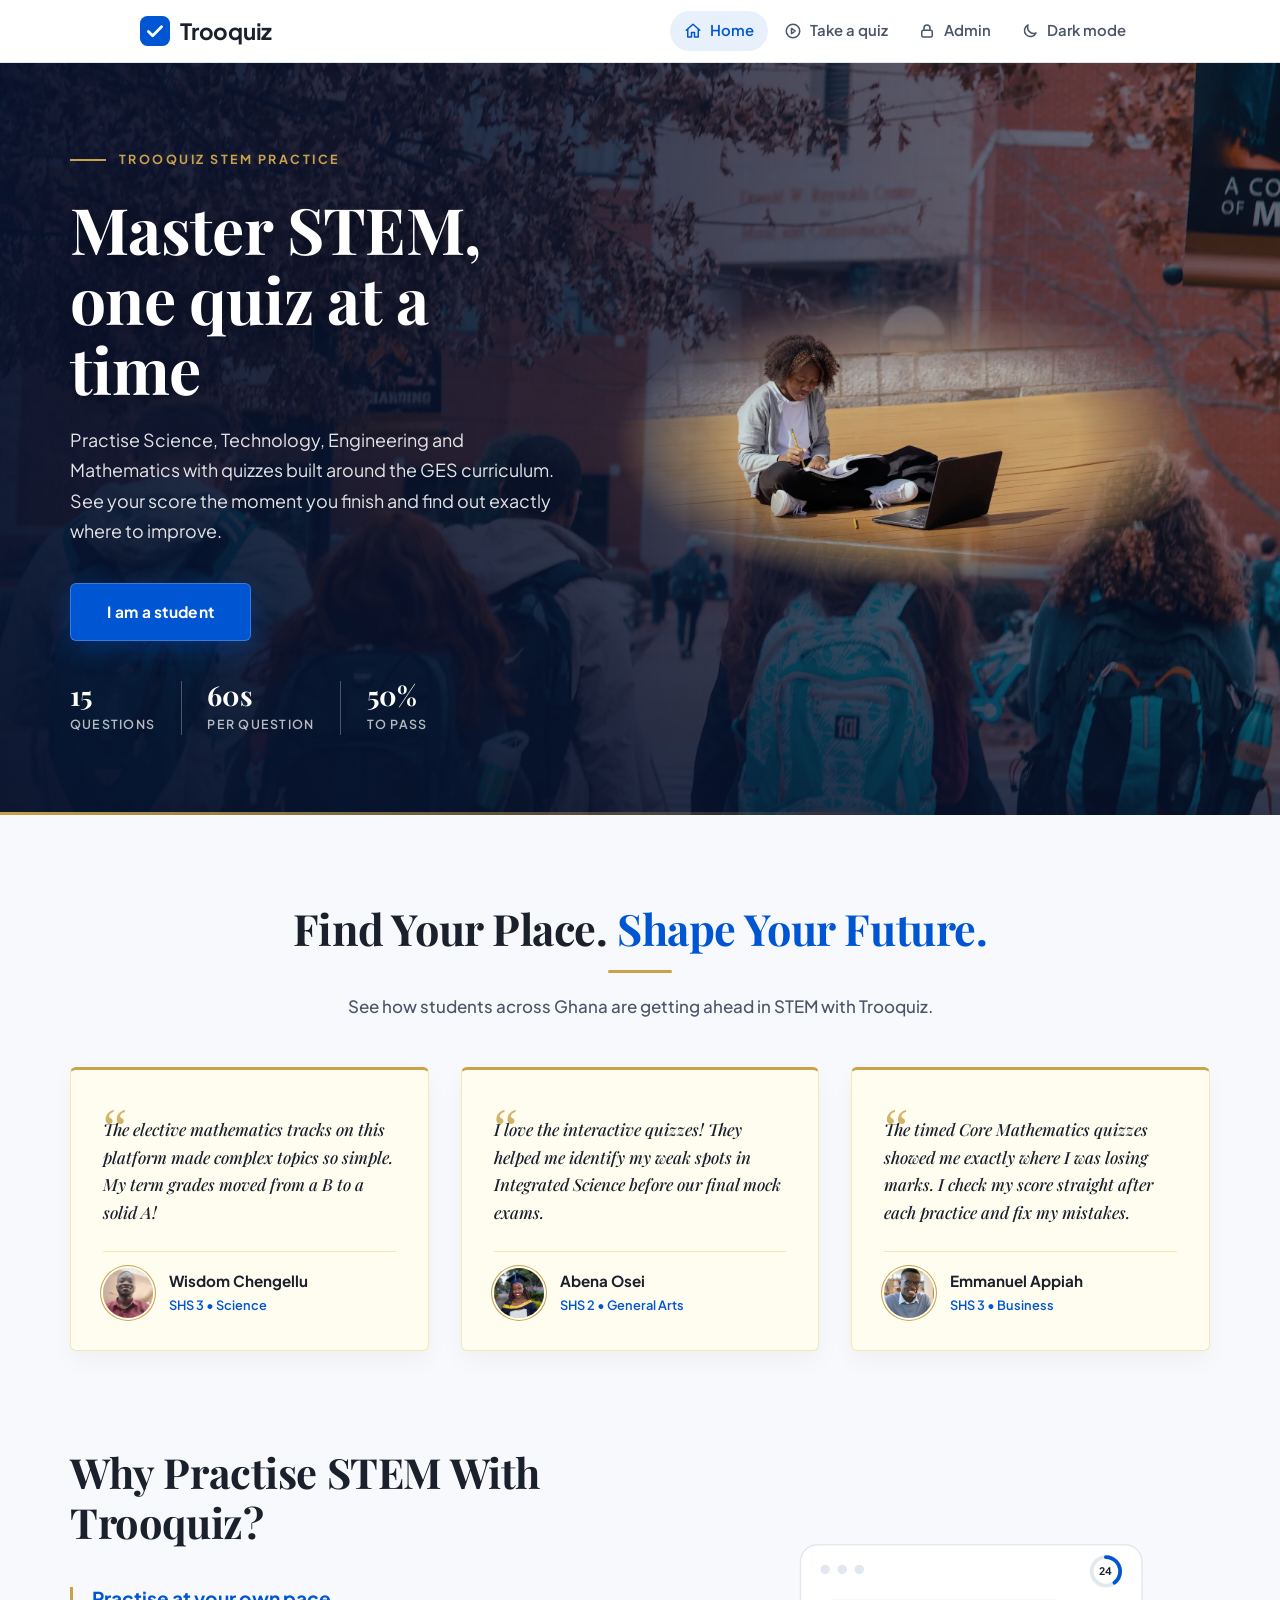
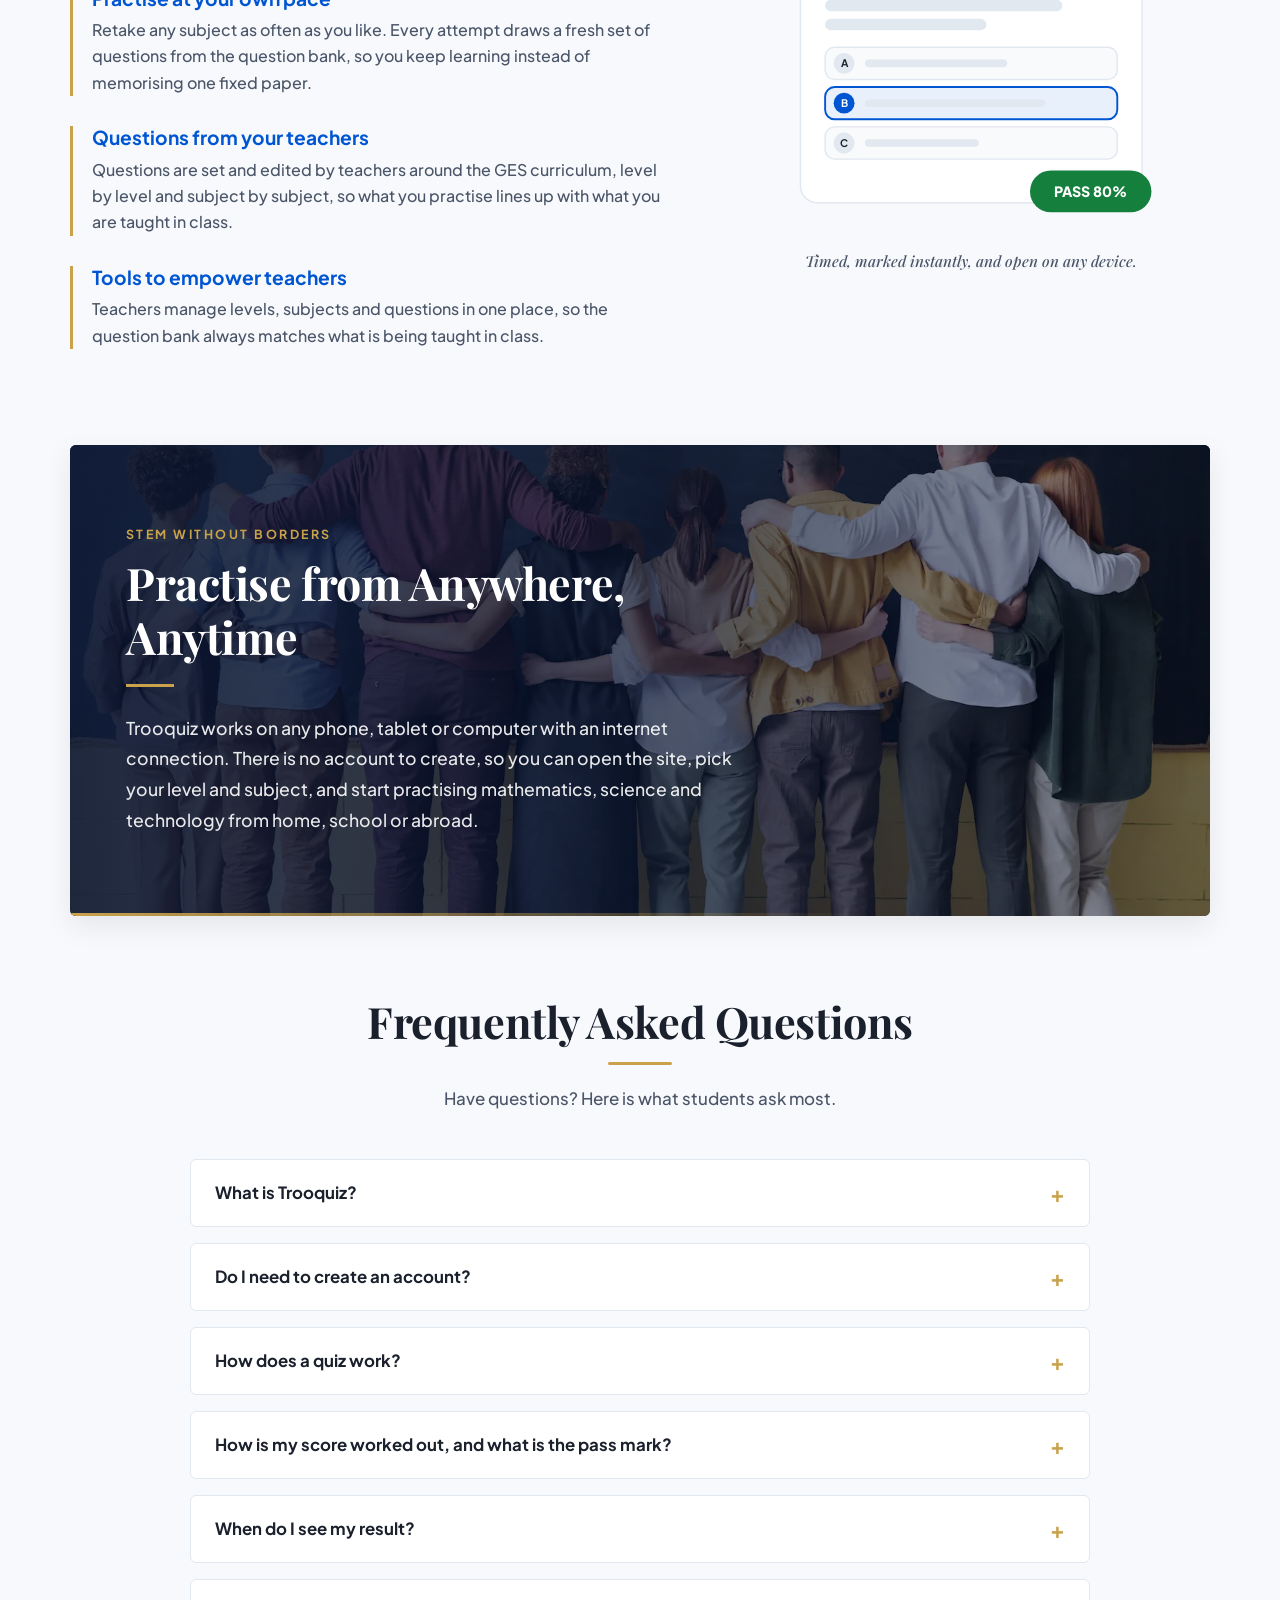
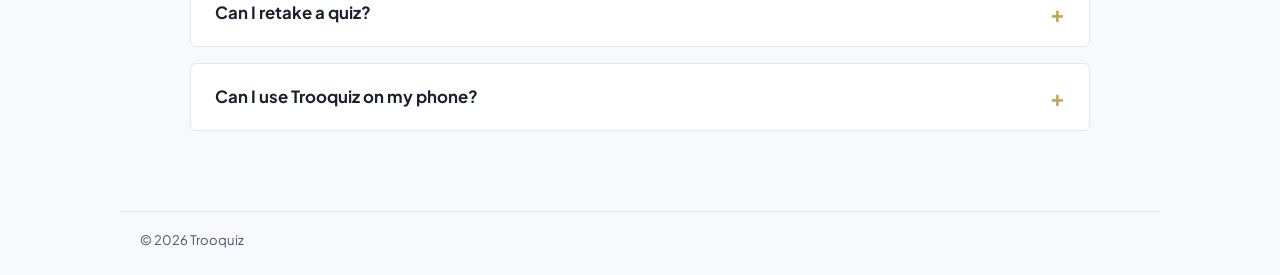
<file: index.html>
<!DOCTYPE html>
<html lang="en">
<head>
  <meta charset="UTF-8">
  <meta name="viewport" content="width=device-width, initial-scale=1, viewport-fit=cover">
  <meta name="theme-color" content="#0056d2">
  <title>Trooquiz</title>
  <script src="js/nav.js"></script>
  <link rel="stylesheet" href="https://fonts.googleapis.com/css2?family=Playfair+Display:ital,wght@0,600;0,700;1,500&display=swap">
  <link rel="preload" as="image" href="images/secondstudent.webp" type="image/webp">
  <link rel="stylesheet" href="css/style.css">
  <link rel="stylesheet" href="css/home.css">
  <link rel="stylesheet" href="css/responsive.css">
</head>
<body>
  <main>

    <!-- ===== Hero ===== -->
    <section class="hero">
      <div class="hero-bg">
        <img src="images/secondstudent.webp" alt="" fetchpriority="high" decoding="async"
             onerror="if(!this.dataset.f){this.dataset.f=1;this.src='images/secondstudent.png'}else{this.remove()}">
      </div>
      <div class="hero-inner">
        <div class="hero-copy">
          <div class="live-tag">Trooquiz STEM Practice</div>
          <h1>Master STEM, one quiz at a time</h1>
          <p>
            Practise Science, Technology, Engineering and Mathematics with quizzes built
            around the GES curriculum. See your score the moment you finish and find out
            exactly where to improve.
          </p>
          <div class="hero-actions">
            <a class="cta" href="start.html">I am a student</a>
            <div class="hero-stats">
              <div><strong>15</strong><span>questions</span></div>
              <div><strong>60s</strong><span>per question</span></div>
              <div><strong>50%</strong><span>to pass</span></div>
            </div>
          </div>
        </div>

        <div class="hero-photo">
          <div class="hero-figure">
            <img src="images/firststudent.webp" alt="Student learning" loading="lazy" decoding="async"
                 onerror="this.parentNode.hidden = true">
          </div>
        </div>
      </div>
    </section>

    <div class="landing">

    <!-- ===== Testimonials ===== -->
    <section class="testimonials">
      <div class="section-head">
        <h2>Find Your Place. <span>Shape Your Future.</span></h2>
        <div class="bar"></div>
        <p>See how students across Ghana are getting ahead in STEM with Trooquiz.</p>
      </div>

      <div class="t-grid">
        <article class="t-card">
          <div>
            <div class="mark">&ldquo;</div>
            <blockquote>The elective mathematics tracks on this platform made complex topics so simple. My term grades moved from a B to a solid A!</blockquote>
          </div>
          <div class="t-person">
            <div class="avatar">W<img src="images/thirdstudent.webp" alt="Wisdom Chengellu" width="50" height="50" loading="lazy" decoding="async" onerror="this.remove()"></div>
            <div><h4>Wisdom Chengellu</h4><span>SHS 3 &bull; Science</span></div>
          </div>
        </article>

        <article class="t-card">
          <div>
            <div class="mark">&ldquo;</div>
            <blockquote>I love the interactive quizzes! They helped me identify my weak spots in Integrated Science before our final mock exams.</blockquote>
          </div>
          <div class="t-person">
            <div class="avatar">A<img src="images/fourthstudent.webp" alt="Abena Osei" width="50" height="50" loading="lazy" decoding="async" onerror="this.remove()"></div>
            <div><h4>Abena Osei</h4><span>SHS 2 &bull; General Arts</span></div>
          </div>
        </article>

        <article class="t-card">
          <div>
            <div class="mark">&ldquo;</div>
            <blockquote>The timed Core Mathematics quizzes showed me exactly where I was losing marks. I check my score straight after each practice and fix my mistakes.</blockquote>
          </div>
          <div class="t-person">
            <div class="avatar">E<img src="images/fifthstudent.webp" alt="Emmanuel Appiah" width="50" height="50" loading="lazy" decoding="async" onerror="this.remove()"></div>
            <div><h4>Emmanuel Appiah</h4><span>SHS 3 &bull; Business</span></div>
          </div>
        </article>
      </div>
    </section>

    <!-- ===== Why Trooquiz ===== -->
    <section class="why">
      <div class="why-copy">
        <h2>Why Practise STEM With Trooquiz?</h2>

        <div class="why-point">
          <h3>Practise at your own pace</h3>
          <p>Retake any subject as often as you like. Every attempt draws a fresh set of questions from the question bank, so you keep learning instead of memorising one fixed paper.</p>
        </div>
        <div class="why-point">
          <h3>Questions from your teachers</h3>
          <p>Questions are set and edited by teachers around the GES curriculum, level by level and subject by subject, so what you practise lines up with what you are taught in class.</p>
        </div>
        <div class="why-point">
          <h3>Tools to empower teachers</h3>
          <p>Teachers manage levels, subjects and questions in one place, so the question bank always matches what is being taught in class.</p>
        </div>
      </div>

      <figure class="why-art">
        <svg class="illustration" viewBox="0 0 420 320" role="img" aria-label="A timed quiz question with four options and a pass badge">
          <rect class="ill-card" x="30" y="24" width="360" height="272" rx="18"/>
          <circle class="ill-dot" cx="56" cy="50" r="5"/>
          <circle class="ill-dot" cx="74" cy="50" r="5"/>
          <circle class="ill-dot" cx="92" cy="50" r="5"/>
          <circle class="ill-ring-bg" cx="352" cy="52" r="15"/>
          <circle class="ill-ring" cx="352" cy="52" r="15"/>
          <text class="ill-time" x="352" y="56" text-anchor="middle">24</text>

          <rect class="ill-line" x="56" y="82" width="250" height="12" rx="6"/>
          <rect class="ill-line" x="56" y="102" width="170" height="12" rx="6"/>

          <rect class="ill-opt" x="56" y="132" width="308" height="34" rx="10"/>
          <circle class="ill-circle" cx="76" cy="149" r="11"/><text class="ill-letter" x="76" y="153" text-anchor="middle">A</text>
          <rect class="ill-line" x="98" y="145" width="150" height="8" rx="4"/>

          <rect class="ill-opt-sel" x="56" y="174" width="308" height="34" rx="10"/>
          <circle class="ill-circle-sel" cx="76" cy="191" r="11"/><text class="ill-letter-sel" x="76" y="195" text-anchor="middle">B</text>
          <rect class="ill-line" x="98" y="187" width="190" height="8" rx="4"/>

          <rect class="ill-opt" x="56" y="216" width="308" height="34" rx="10"/>
          <circle class="ill-circle" cx="76" cy="233" r="11"/><text class="ill-letter" x="76" y="237" text-anchor="middle">C</text>
          <rect class="ill-line" x="98" y="229" width="120" height="8" rx="4"/>

          <rect class="ill-pass" x="272" y="262" width="128" height="44" rx="22"/>
          <text class="ill-pass-text" x="336" y="290" text-anchor="middle">PASS 80%</text>
        </svg>
        <figcaption>Timed, marked instantly, and open on any device.</figcaption>
      </figure>
    </section>

    <!-- ===== Banner ===== -->
    <section class="banner">
      <div class="banner-bg">
        <img src="images/seventhstudent.webp" alt="" loading="lazy" decoding="async"
             onerror="if(!this.dataset.f){this.dataset.f=1;this.src='images/seventhstudent.png'}else{this.remove()}">
      </div>
      <div class="banner-copy">
        <span class="eyebrow">STEM Without Borders</span>
        <h2>Practise from Anywhere, Anytime</h2>
        <div class="rule"></div>
        <p>
          Trooquiz works on any phone, tablet or computer with an internet connection.
          There is no account to create, so you can open the site, pick your level and subject,
          and start practising mathematics, science and technology from home, school or abroad.
        </p>
      </div>
    </section>

    <!-- ===== FAQ ===== -->
    <section class="faq" id="faq">
      <div class="section-head">
        <h2>Frequently Asked Questions</h2>
        <div class="bar"></div>
        <p>Have questions? Here is what students ask most.</p>
      </div>

      <details class="faq-item">
        <summary>What is Trooquiz?</summary>
        <div class="answer">Trooquiz is an online quiz platform where students practise STEM subjects, with questions built around the GES curriculum, and are marked immediately after each quiz.</div>
      </details>
      <details class="faq-item">
        <summary>Do I need to create an account?</summary>
        <div class="answer">No. Students use the site as guests. Tap <strong>I am a student</strong>, choose your level and subject, and start.</div>
      </details>
      <details class="faq-item">
        <summary>How does a quiz work?</summary>
        <div class="answer">Each session has 15 random questions from the subject's question bank, with 60 seconds for each question. If the time runs out, the question counts as unanswered and the quiz moves on.</div>
      </details>
      <details class="faq-item">
        <summary>How is my score worked out, and what is the pass mark?</summary>
        <div class="answer">Your score is shown out of 100%. A score of 50% or more is a pass, and anything below 50% is a fail. With 15 questions, that means at least 8 correct answers.</div>
      </details>
      <details class="faq-item">
        <summary>When do I see my result?</summary>
        <div class="answer">Straight away. As soon as you answer the last question, your score and pass or fail result appear on screen.</div>
      </details>
      <details class="faq-item">
        <summary>Can I retake a quiz?</summary>
        <div class="answer">Yes, as many times as you like. Each attempt draws a new random set of questions from the bank.</div>
      </details>
      <details class="faq-item">
        <summary>Can I use Trooquiz on my phone?</summary>
        <div class="answer">Yes. The site adapts to phones, tablets and computers.</div>
      </details>
    </section>
    </div>
  </main>
</body>
</html>
</file>
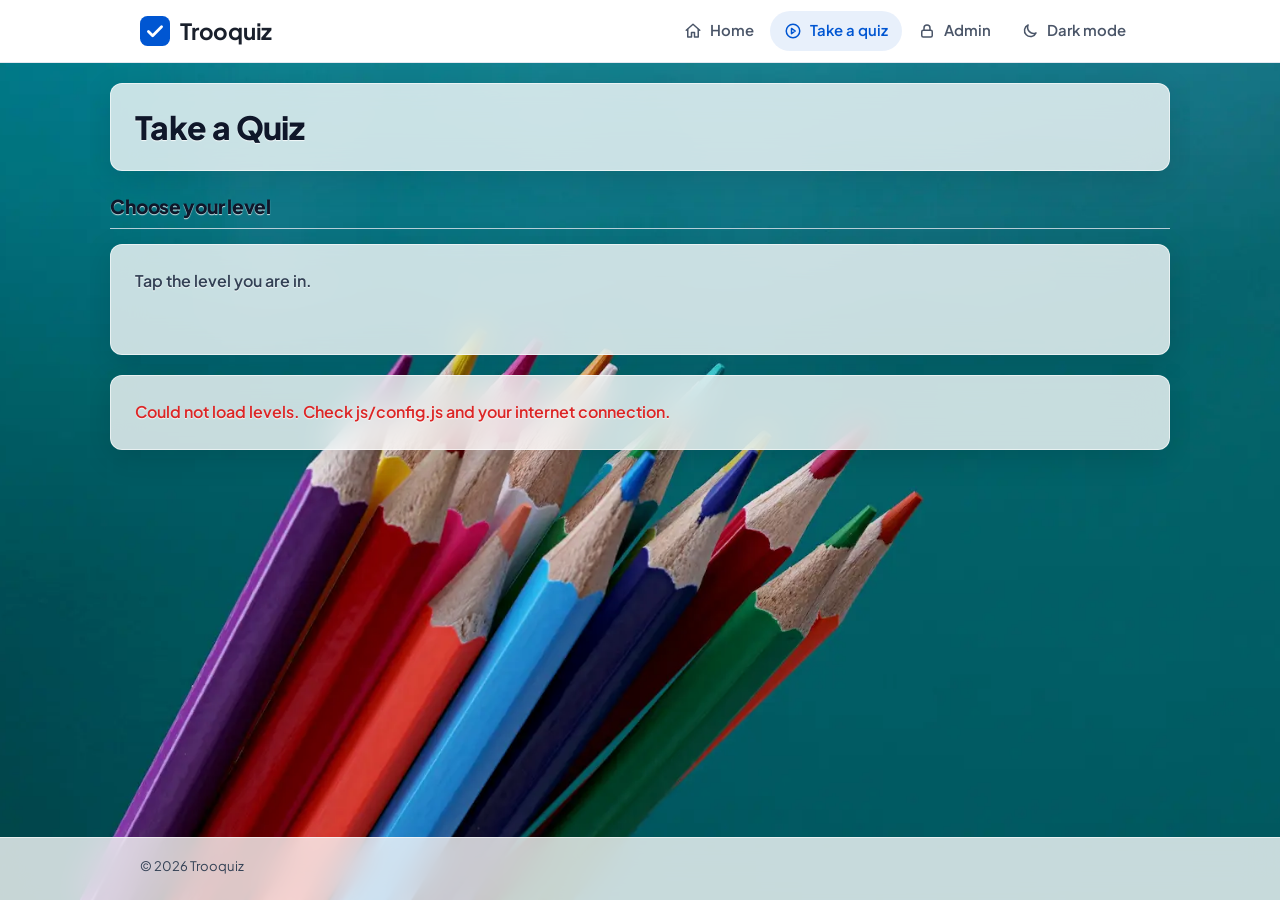
<file: quiz.html>
<!DOCTYPE html>
<html lang="en">
<head>
  <meta charset="UTF-8">
  <meta name="viewport" content="width=device-width, initial-scale=1, viewport-fit=cover">
  <meta name="theme-color" content="#0056d2">
  <title>Quiz | Trooquiz</title>
  <script src="js/nav.js"></script>
  <link rel="stylesheet" href="css/style.css">
  <link rel="stylesheet" href="css/responsive.css">
</head>
<body>
  <main class="page">
    <section class="card">
      <div class="quiz-top">
        <span id="course-name"><strong>Loading…</strong></span>
        <span id="counter"></span>
      </div>

      <div class="track"><div id="progress" class="fill"></div></div>
      <div class="track"><div id="timer-bar" class="fill timer-fill"></div></div>
      <div id="timer-text" class="timer-text"></div>

      <h2 id="question">Loading questions…</h2>
      <div id="options" class="options"></div>
      <p class="hint">Tip: press A, B, C or D on your keyboard to answer.</p>

      <p id="notice" class="notice"></p>
      <p id="error" class="error" hidden></p>
      <button id="retry" class="btn secondary" type="button" hidden>Try again</button>
      <a id="back" class="btn secondary" href="index.html" hidden>Back to start</a>
    </section>
  </main>

  <script src="js/config.js"></script>
  <script src="js/api.js"></script>
  <script src="js/quiz.js"></script>
</body>
</html>
</file>
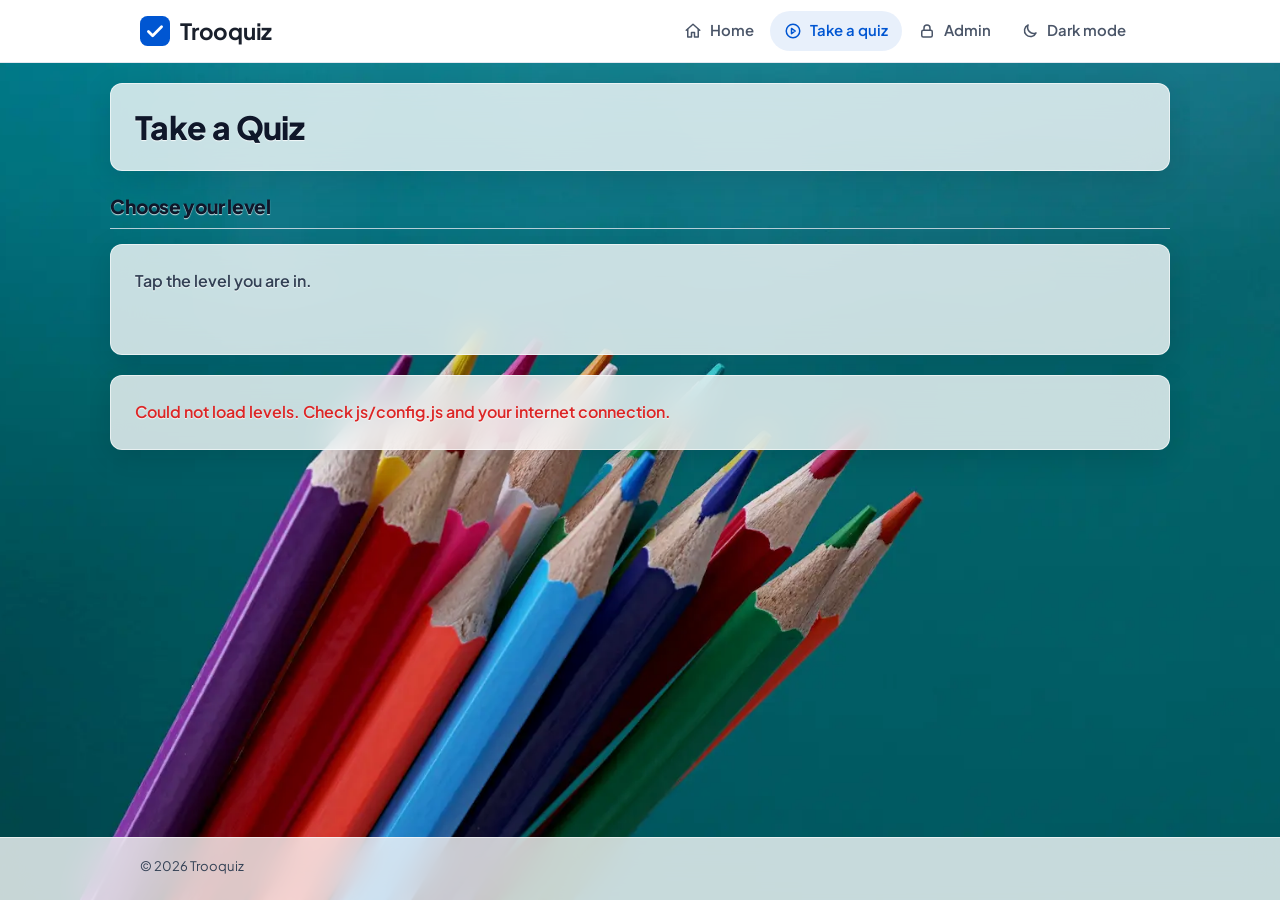
<file: result.html>
<!DOCTYPE html>
<html lang="en">
<head>
  <meta charset="UTF-8">
  <meta name="viewport" content="width=device-width, initial-scale=1, viewport-fit=cover">
  <meta name="theme-color" content="#0056d2">
  <title>Your result | Trooquiz</title>
  <script src="js/nav.js"></script>
  <link rel="stylesheet" href="css/style.css">
  <link rel="stylesheet" href="css/responsive.css">
</head>
<body>
  <main class="page">
    <section class="card result">
      <p id="course" class="result-subject"></p>

      <div id="ring" class="ring" role="img" aria-label="Score">
        <svg viewBox="0 0 120 120" aria-hidden="true">
          <circle class="ring-bg" cx="60" cy="60" r="52"></circle>
          <circle id="ring-fg" class="ring-fg" cx="60" cy="60" r="52"></circle>
        </svg>
        <div id="score" class="ring-text">0%</div>
      </div>

      <div id="badge" class="badge"></div>
      <p id="detail" class="muted"></p>
      <p id="message"></p>

      <a id="retake" class="btn" href="quiz.html">Retake this subject</a>
      <a class="btn secondary" href="start.html">Choose another subject</a>
      <button id="share" class="btn secondary" type="button">Share result</button>
    </section>
  </main>

  <script src="js/result.js"></script>
</body>
</html>
</file>
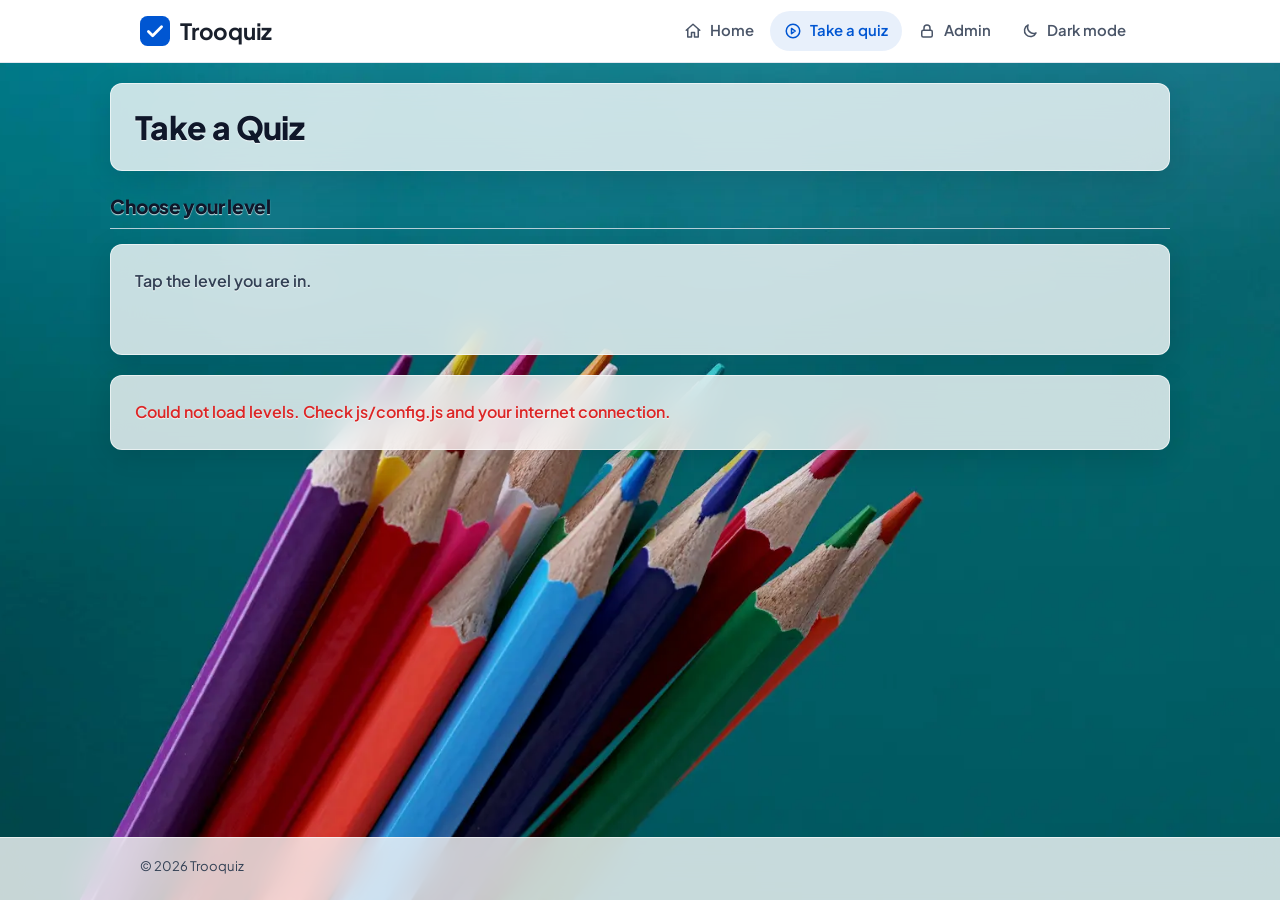
<file: start.html>
<!DOCTYPE html>
<html lang="en">
<head>
  <meta charset="UTF-8">
  <meta name="viewport" content="width=device-width, initial-scale=1, viewport-fit=cover">
  <meta name="theme-color" content="#0056d2">
  <title>Take a quiz | Trooquiz</title>
  <script src="js/nav.js"></script>
  <link rel="preload" as="image" href="images/wall2.webp" type="image/webp">
  <link rel="stylesheet" href="css/style.css">
  <link rel="stylesheet" href="css/start.css">
  <link rel="stylesheet" href="css/responsive.css">
</head>
<body class="start-page">
  <main class="start-wrap">
    <!-- Header -->
    <div class="course-header">
      <h1>Take a Quiz</h1>
    </div>

    <!-- Step 1: level -->
    <section id="step-level">
      <h3 class="outer-section-title">Choose your level</h3>
      <hr class="rule">
      <div class="content-box">
        <p class="lead">Tap the level you are in.</p>
        <div id="level-list" class="level-rows"></div>
      </div>
    </section>

    <!-- Step 2: subject -->
    <section id="step-subject" hidden>
      <h3 id="subject-title" class="outer-section-title">Choose a subject</h3>
      <hr class="rule">
      <div class="content-box">
        <div id="subject-list" class="choice-list"></div>
      </div>

      <div class="nav-row">
        <button id="back-to-level" class="btn-secondary" type="button">&larr; Previous Step</button>
      </div>

      <!-- Revealed after a subject is picked -->
      <div id="assessment" class="content-box assessment" hidden>
        <h3>Quiz Assessment</h3>
        <p id="assessment-msg"></p>
        <button id="start" class="btn-quiz" type="button">Start Quiz Now &rarr;</button>
      </div>
    </section>

    <p id="msg" class="error content-box" hidden></p>
  </main>

  <script src="js/config.js"></script>
  <script src="js/api.js"></script>
  <script src="js/start.js"></script>
</body>
</html>
</file>
<file: css/style.css>
/* ===== Trooquiz shared styles ===== */

:root {
  --bg: #f7f9fc;
  --card: #ffffff;
  --surface: #ffffff;
  --surface-2: #f8fafc;
  --text: #1a202c;
  --muted: #4a5568;
  --border: #e2e8f0;
  --primary: #0056d2;
  --primary-dark: #0045a8;
  --primary-soft: rgba(0, 86, 210, 0.09);
  --on-primary: #ffffff;
  --cream: #fffdf0;
  --cream-border: #f3e8b4;
  --good: #15803d;
  --bad: #c53030;
  --warn: #b45309;
  --shadow: 0 1px 2px rgba(20, 24, 30, 0.05), 0 10px 28px rgba(20, 24, 30, 0.07);
  --font: "Plus Jakarta Sans", system-ui, -apple-system, "Segoe UI", Roboto, sans-serif;
  --serif: var(--font);
}

:root[data-theme="dark"] {
  --bg: #0f141c;
  --card: #171d28;
  --surface: #171d28;
  --surface-2: #131925;
  --text: #e6eaf2;
  --muted: #a0aec0;
  --border: #283142;
  --primary: #5b9bff;
  --primary-dark: #4a89ee;
  --primary-soft: rgba(91, 155, 255, 0.16);
  --on-primary: #061a3a;
  --cream: #1c2230;
  --cream-border: #2f3646;
  --good: #34c277;
  --bad: #f0706a;
  --warn: #e0a03a;
  --shadow: none;
}

@media (prefers-color-scheme: dark) {
  :root:not([data-theme="light"]) {
    --bg: #0f141c;
    --card: #171d28;
    --surface: #171d28;
    --surface-2: #131925;
    --text: #e6eaf2;
    --muted: #a0aec0;
    --border: #283142;
    --primary: #5b9bff;
    --primary-dark: #4a89ee;
    --primary-soft: rgba(91, 155, 255, 0.16);
    --on-primary: #061a3a;
    --cream: #1c2230;
    --cream-border: #2f3646;
    --good: #34c277;
    --bad: #f0706a;
    --warn: #e0a03a;
    --shadow: none;
  }
}

[hidden] { display: none !important; }
* { box-sizing: border-box; }
html { scroll-padding-top: 76px; }

body {
  margin: 0;
  min-height: 100vh;
  display: flex;
  flex-direction: column;
  background: var(--bg);
  color: var(--text);
  font-family: var(--font);
  line-height: 1.55;
  -webkit-font-smoothing: antialiased;
}

h1, h2, h3 { font-family: var(--font); font-weight: 800; letter-spacing: -0.02em; line-height: 1.2; }
h1 { margin: 0 0 10px; font-size: 2rem; }
h2 { margin: 0 0 14px; font-size: 1.35rem; }

:focus-visible { outline: 3px solid var(--primary); outline-offset: 2px; }

/* ---------- Site header ---------- */

.site-header {
  position: sticky;
  top: 0;
  z-index: 30;
  background: var(--surface);
  border-bottom: 1px solid var(--border);
  transition: box-shadow 0.2s;
}
.site-header.scrolled { box-shadow: 0 4px 18px rgba(0, 0, 0, 0.08); }

.site-header-inner {
  position: relative;
  max-width: 1040px;
  margin: 0 auto;
  padding: 0 20px;
  height: 62px;
  display: flex;
  align-items: center;
  gap: 12px;
}

.brand {
  display: flex;
  align-items: center;
  gap: 10px;
  color: var(--text);
  text-decoration: none;
  font-family: var(--serif);
  font-size: 1.4rem;
  font-weight: 700;
  letter-spacing: -0.01em;
}
.brand svg { width: 30px; height: 30px; flex: none; }

.site-nav { margin-left: auto; }
.site-nav ul { list-style: none; display: flex; align-items: center; gap: 2px; margin: 0; padding: 0; }

.site-nav a,
.nav-item {
  display: inline-flex;
  align-items: center;
  gap: 8px;
  padding: 8px 14px;
  font: inherit;
  font-size: 0.93rem;
  font-weight: 600;
  color: var(--muted);
  text-decoration: none;
  background: none;
  border: 0;
  border-radius: 99px;
  cursor: pointer;
  white-space: nowrap;
}
.site-nav a:hover,
.nav-item:hover { color: var(--text); background: var(--primary-soft); }
.site-nav a[aria-current="page"] { color: var(--primary); background: var(--primary-soft); }

.nav-email {
  padding: 0 8px 0 14px;
  max-width: 200px;
  overflow: hidden;
  text-overflow: ellipsis;
  white-space: nowrap;
  font-size: 0.85rem;
  color: var(--muted);
  border-left: 1px solid var(--border);
  margin-left: 6px;
}

.nav-toggle,
.home-quick { display: none; }

.nav-toggle {
  align-items: center;
  justify-content: center;
  width: 42px;
  height: 42px;
  color: var(--text);
  background: none;
  border: 1px solid var(--border);
  border-radius: 12px;
  cursor: pointer;
}
.home-quick {
  align-items: center;
  gap: 6px;
  margin-left: auto;
  padding: 8px 12px;
  font-size: 0.9rem;
  font-weight: 600;
  color: var(--primary);
  text-decoration: none;
  border-radius: 99px;
  background: var(--primary-soft);
}

@media (max-width: 900px) {
  .nav-toggle,
  .home-quick { display: inline-flex; }

  .site-nav {
    position: absolute;
    top: 100%;
    left: 0;
    right: 0;
    display: none;
    padding: 8px 14px 14px;
    background: var(--surface);
    border-bottom: 1px solid var(--border);
    box-shadow: 0 14px 24px rgba(0, 0, 0, 0.08);
  }
  .site-nav.open { display: block; }
  .site-nav ul { flex-direction: column; align-items: stretch; gap: 2px; }
  .site-nav a,
  .nav-item { width: 100%; padding: 12px 14px; border-radius: 10px; font-size: 1rem; }
  .nav-email { max-width: none; margin: 8px 0 0; padding: 10px 14px 4px; border-left: 0; border-top: 1px solid var(--border); }
}

/* ---------- Page layout ---------- */

.page {
  flex: 1;
  display: flex;
  flex-direction: column;
  align-items: center;
  justify-content: center;
  gap: 18px;
  padding: 28px 16px;
}

.card {
  width: 100%;
  max-width: 640px;
  background: var(--card);
  border: 1px solid var(--border);
  border-radius: 18px;
  padding: 30px;
  box-shadow: var(--shadow);
}

@media (prefers-reduced-motion: no-preference) {
  .card { animation: rise 0.35s ease both; }
  @keyframes rise { from { opacity: 0; transform: translateY(8px); } to { opacity: 1; transform: none; } }
}

.site-footer {
  display: flex;
  justify-content: space-between;
  flex-wrap: wrap;
  gap: 6px 20px;
  max-width: 1040px;
  width: 100%;
  margin: 0 auto;
  padding: 18px 20px 24px;
  font-size: 0.82rem;
  color: var(--muted);
  border-top: 1px solid var(--border);
}

.muted { color: var(--muted); margin: 0 0 20px; }
.error { color: var(--bad); font-weight: 600; }

label { display: block; margin: 16px 0 6px; font-weight: 600; }

select {
  width: 100%;
  padding: 12px;
  font: inherit;
  border: 1px solid var(--border);
  border-radius: 10px;
  background: var(--surface-2);
  color: var(--text);
}

.btn {
  display: inline-flex;
  align-items: center;
  justify-content: center;
  width: 100%;
  margin-top: 22px;
  padding: 14px 18px;
  font: inherit;
  font-weight: 700;
  color: var(--on-primary);
  background: var(--primary);
  border: 0;
  border-radius: 12px;
  cursor: pointer;
  text-align: center;
  text-decoration: none;
  transition: background 0.15s, transform 0.1s;
}
.btn:hover:not(:disabled) { background: var(--primary-dark); }
.btn:active:not(:disabled) { transform: translateY(1px); }
.btn:disabled { opacity: 0.45; cursor: not-allowed; }
.btn.secondary {
  margin-top: 12px;
  color: var(--primary);
  background: transparent;
  border: 1px solid var(--primary);
}
.btn.secondary:hover:not(:disabled) { background: var(--primary-soft); }

/* ---------- Home ---------- */

.facts { display: grid; grid-template-columns: repeat(3, 1fr); gap: 10px; margin: 22px 0 4px; }
.fact {
  padding: 14px 8px;
  text-align: center;
  background: var(--surface-2);
  border: 1px solid var(--border);
  border-radius: 12px;
}
.fact strong { display: block; font-family: var(--serif); font-size: 1.6rem; line-height: 1.1; }
.fact span { font-size: 0.8rem; color: var(--muted); }

.back {
  margin: 0 0 12px;
  padding: 4px 0;
  font: inherit;
  font-size: 0.92rem;
  font-weight: 600;
  color: var(--primary);
  background: none;
  border: 0;
  cursor: pointer;
}

.choice-grid { display: grid; grid-template-columns: repeat(auto-fit, minmax(150px, 1fr)); gap: 12px; }
.choice-list { display: grid; gap: 10px; }

.choice {
  padding: 16px;
  font: inherit;
  font-size: 1.02rem;
  font-weight: 600;
  text-align: left;
  color: var(--text);
  background: var(--surface-2);
  border: 2px solid var(--border);
  border-radius: 12px;
  cursor: pointer;
  transition: border-color 0.15s, background 0.15s;
}
.choice-grid .choice { text-align: center; padding: 24px 12px; }
.choice:hover { border-color: var(--primary); }
.choice.selected { border-color: var(--primary); background: var(--primary-soft); color: var(--primary); }

/* ---------- Quiz ---------- */

.quiz-top {
  display: flex;
  justify-content: space-between;
  align-items: baseline;
  gap: 12px;
  margin-bottom: 12px;
  color: var(--muted);
  font-size: 0.95rem;
}
.quiz-top strong { color: var(--text); }

.track { height: 8px; background: var(--border); border-radius: 99px; overflow: hidden; margin-bottom: 8px; }
.fill { height: 100%; width: 0; background: var(--primary); transition: width 0.2s linear; }
.timer-fill { background: var(--good); transition: width 0.1s linear; }
.timer-fill.danger { background: var(--bad); }

.timer-text { text-align: right; font-weight: 700; font-variant-numeric: tabular-nums; margin-bottom: 18px; }
.timer-text.danger { color: var(--bad); }

#question { font-size: 1.3rem; }

.options { display: grid; gap: 10px; }
.option {
  display: flex;
  gap: 12px;
  align-items: flex-start;
  width: 100%;
  padding: 14px;
  font: inherit;
  text-align: left;
  color: var(--text);
  background: var(--surface-2);
  border: 2px solid var(--border);
  border-radius: 12px;
  cursor: pointer;
}
.option:hover:not(:disabled) { border-color: var(--primary); }
.option:disabled { cursor: default; }
.option .letter {
  flex: none;
  width: 28px;
  height: 28px;
  display: grid;
  place-items: center;
  border-radius: 8px;
  background: var(--border);
  font-weight: 700;
  font-size: 0.88rem;
}
.option.selected { border-color: var(--primary); background: var(--primary-soft); }
.option.selected .letter { background: var(--primary); color: var(--on-primary); }

.notice { margin: 14px 0 0; color: var(--warn); font-weight: 600; min-height: 1.5em; }
.hint { margin: 6px 0 0; font-size: 0.82rem; color: var(--muted); }
@media (hover: none) { .hint { display: none; } }

/* ---------- Result ---------- */

.result { text-align: center; }
.result-subject { margin: 0 0 18px; color: var(--muted); }

.ring { position: relative; width: 190px; height: 190px; margin: 0 auto 14px; }
.ring svg { width: 100%; height: 100%; transform: rotate(-90deg); }
.ring circle { fill: none; stroke-width: 9; }
.ring .ring-bg { stroke: var(--border); }
.ring .ring-fg { stroke: var(--good); stroke-linecap: round; stroke-dasharray: 326.73; stroke-dashoffset: 326.73; }
.ring.fail .ring-fg { stroke: var(--bad); }
.ring-text {
  position: absolute;
  inset: 0;
  display: grid;
  place-items: center;
  font-family: var(--serif);
  font-size: 2.6rem;
  font-weight: 700;
  font-variant-numeric: tabular-nums;
}

.badge {
  display: inline-block;
  padding: 6px 20px;
  margin-bottom: 12px;
  font-weight: 800;
  font-size: 0.85rem;
  letter-spacing: 0.1em;
  color: #fff;
  border-radius: 99px;
}
.badge.pass { background: var(--good); }
.badge.fail { background: var(--bad); }
.result p { margin: 0 0 6px; }
</file>
<file: css/home.css>
/* ===== Homepage: classic look ===== */

:root {
  --gold: #c9a24b;
  --display: "Playfair Display", Georgia, "Times New Roman", serif;
}

.landing { width: 100%; max-width: 1180px; margin: 0 auto; padding: 0 20px; flex: 1; }

.eyebrow {
  display: block;
  margin-bottom: 0.75rem;
  font-size: 0.78rem;
  font-weight: 700;
  letter-spacing: 0.2em;
  text-transform: uppercase;
  color: var(--primary);
}

.section-head { text-align: center; margin-bottom: 3rem; }
.section-head h2 {
  margin: 0 0 0.9rem;
  font-family: var(--display);
  font-size: clamp(1.9rem, 4vw, 2.7rem);
  font-weight: 700;
  letter-spacing: -0.01em;
}
.section-head h2 span { color: var(--primary); }
.section-head p { margin: 0; font-size: 1.06rem; color: var(--muted); font-weight: 500; }
.bar { width: 64px; height: 3px; margin: 0 auto 1.25rem; background: var(--gold); border-radius: 2px; }

/* ---------- Hero (full width, photo behind) ---------- */

.hero {
  position: relative;
  isolation: isolate;
  display: flex;
  align-items: center;
  min-height: min(82vh, 700px);
  overflow: hidden;
  color: #fff;
  /* what you see if the photo cannot load */
  background:
    radial-gradient(900px 420px at 80% 0%, rgba(0, 86, 210, 0.5), transparent 65%),
    linear-gradient(135deg, #0a1a3a 0%, #0d2c63 100%);
}
.hero-bg { position: absolute; inset: 0; z-index: -2; }
.hero-bg img { display: block; width: 100%; height: 100%; object-fit: cover; object-position: center 30%; }

/* navy veil so the text stays easy to read on top of the photo */
.hero::before {
  content: "";
  position: absolute;
  inset: 0;
  z-index: -1;
  background:
    linear-gradient(90deg, rgba(7, 18, 45, 0.94) 0%, rgba(7, 18, 45, 0.82) 42%, rgba(7, 18, 45, 0.5) 100%),
    linear-gradient(0deg, rgba(7, 18, 45, 0.55) 0%, rgba(7, 18, 45, 0) 45%);
}
/* thin gold line along the bottom edge */
.hero::after {
  content: "";
  position: absolute;
  left: 0;
  right: 0;
  bottom: 0;
  height: 3px;
  background: linear-gradient(90deg, var(--gold), rgba(201, 162, 75, 0) 70%);
}

.hero-inner {
  width: 100%;
  max-width: 1180px;
  margin: 0 auto;
  padding: 5rem 20px;
  display: flex;
  align-items: center;
  justify-content: space-between;
  gap: 3rem;
}
.hero-copy { flex: 1; max-width: 600px; }

.live-tag {
  display: inline-flex;
  align-items: center;
  gap: 0.8rem;
  margin-bottom: 1.5rem;
  font-size: 0.78rem;
  font-weight: 700;
  letter-spacing: 0.2em;
  text-transform: uppercase;
  color: var(--gold);
}
.live-tag::before { content: ""; width: 36px; height: 2px; background: var(--gold); }

.hero h1 {
  margin: 0 0 1.25rem;
  font-family: var(--display);
  font-size: clamp(2.3rem, 5.4vw, 4rem);
  font-weight: 700;
  line-height: 1.1;
  letter-spacing: -0.01em;
  color: #fff;
  text-shadow: 0 2px 18px rgba(0, 0, 0, 0.35);
}
.hero p {
  max-width: 520px;
  margin: 0 0 2.25rem;
  font-size: 1.12rem;
  line-height: 1.7;
  color: rgba(255, 255, 255, 0.88);
}

.hero-actions { display: flex; align-items: center; gap: 2.5rem; flex-wrap: wrap; }

.cta {
  display: inline-block;
  padding: 1rem 2.25rem;
  font: inherit;
  font-size: 0.97rem;
  font-weight: 700;
  letter-spacing: 0.02em;
  color: #fff;
  text-decoration: none;
  background: #0056d2;
  border: 1px solid rgba(255, 255, 255, 0.22);
  border-radius: 6px;
  cursor: pointer;
  box-shadow: 0 8px 24px rgba(0, 86, 210, 0.35);
  transition: transform 0.2s, background 0.2s;
}

.hero-stats { display: flex; }
.hero-stats > div { padding: 0 1.6rem; border-left: 1px solid rgba(255, 255, 255, 0.28); }
.hero-stats > div:first-child { padding-left: 0; border-left: 0; }
.hero-stats strong { display: block; font-family: var(--display); font-size: 1.7rem; font-weight: 700; line-height: 1.1; color: #fff; }
.hero-stats span { font-size: 0.78rem; font-weight: 600; letter-spacing: 0.1em; text-transform: uppercase; color: rgba(255, 255, 255, 0.7); }

.hero-photo { flex: 1.2; max-width: 620px; display: flex; justify-content: center; align-items: center; }
.hero-figure { width: 100%; }
.hero-figure img {
  display: block;
  width: 100%;
  height: auto;
  max-height: 420px;
  object-fit: contain;
  filter: brightness(0.92) saturate(0.95);
  /* edges fade out into the hero background, so the photo has no visible frame */
  -webkit-mask-image: radial-gradient(ellipse farthest-side at center, #000 56%, rgba(0, 0, 0, 0) 100%);
  mask-image: radial-gradient(ellipse farthest-side at center, #000 56%, rgba(0, 0, 0, 0) 100%);
}

/* ---------- Testimonials ---------- */

.testimonials { margin-top: 5.5rem; }
.t-grid { display: grid; grid-template-columns: repeat(auto-fit, minmax(250px, 1fr)); gap: 2rem; }

.t-card {
  display: flex;
  flex-direction: column;
  justify-content: space-between;
  padding: 2rem;
  background: var(--cream);
  border: 1px solid var(--cream-border);
  border-top: 3px solid var(--gold);
  border-radius: 6px;
  box-shadow: 0 10px 25px rgba(0, 0, 0, 0.04);
  transition: transform 0.3s cubic-bezier(0.16, 1, 0.3, 1), box-shadow 0.3s ease;
}
.t-card .mark { height: 22px; margin-bottom: -8px; font: 3.4rem/1 Georgia, serif; color: var(--gold); opacity: 0.8; }
.t-card blockquote {
  margin: 0 0 1.5rem;
  font-family: var(--display);
  font-size: 1.05rem;
  font-style: italic;
  font-weight: 500;
  line-height: 1.65;
}
.t-person { display: flex; align-items: center; gap: 1rem; padding-top: 1rem; border-top: 1px solid var(--cream-border); }
.t-person h4 { margin: 0; font-size: 0.95rem; font-weight: 700; }
.t-person span { font-size: 0.8rem; font-weight: 600; color: var(--primary); }

/* initials show underneath; the photo covers them when it loads */
.avatar {
  position: relative;
  flex: none;
  width: 50px;
  height: 50px;
  display: grid;
  place-items: center;
  font-weight: 800;
  color: var(--primary);
  background: var(--primary-soft);
  border-radius: 50%;
  overflow: hidden;
  box-shadow: 0 0 0 2px var(--cream), 0 0 0 3px var(--gold);
}
.avatar img { position: absolute; inset: 0; width: 100%; height: 100%; object-fit: cover; }

/* ---------- Why Trooquiz ---------- */

.why { margin: 6rem 0; display: flex; align-items: center; justify-content: space-between; gap: 4rem; flex-wrap: wrap; }
.why-copy { flex: 1.2; max-width: 650px; min-width: 300px; }
.why-copy h2 {
  margin: 0 0 2.5rem;
  font-family: var(--display);
  font-size: clamp(1.9rem, 4vw, 2.6rem);
  font-weight: 700;
  letter-spacing: -0.01em;
}
.why-point { margin-bottom: 1.9rem; padding-left: 1.2rem; border-left: 3px solid var(--gold); }
.why-point:last-child { margin-bottom: 0; }
.why-point h3 { margin: 0 0 0.45rem; font-size: 1.2rem; font-weight: 700; color: var(--primary); letter-spacing: 0; }
.why-point p { margin: 0; font-weight: 500; color: var(--muted); line-height: 1.65; }

.why-art { flex: 0.8; min-width: 280px; text-align: center; }
.why-art figcaption { margin-top: 1.1rem; font-family: var(--display); font-size: 0.95rem; font-style: italic; font-weight: 500; color: var(--muted); }
.illustration { width: 100%; height: auto; max-height: 340px; }
.ill-card { fill: var(--surface); stroke: var(--border); stroke-width: 1.5; }
.ill-dot { fill: var(--border); }
.ill-line { fill: var(--border); }
.ill-opt { fill: var(--surface-2); stroke: var(--border); stroke-width: 1.5; }
.ill-opt-sel { fill: var(--primary-soft); stroke: var(--primary); stroke-width: 2; }
.ill-circle { fill: var(--border); }
.ill-circle-sel { fill: var(--primary); }
.ill-letter { fill: var(--text); font: 700 11px var(--font); }
.ill-letter-sel { fill: var(--on-primary); font: 700 11px var(--font); }
.ill-ring-bg { fill: none; stroke: var(--border); stroke-width: 4; }
.ill-ring { fill: none; stroke: var(--primary); stroke-width: 4; stroke-linecap: round; stroke-dasharray: 94.25; stroke-dashoffset: 57; transform: rotate(-90deg); transform-origin: 352px 52px; }
.ill-time { fill: var(--text); font: 700 11px var(--font); }
.ill-pass { fill: var(--good); }
.ill-pass-text { fill: #fff; font: 800 15px var(--font); }

/* ---------- Banner ---------- */

.banner {
  position: relative;
  isolation: isolate;
  min-height: 400px;
  margin-bottom: 5rem;
  border-radius: 6px;
  overflow: hidden;
  background: linear-gradient(135deg, #0a1a3a 0%, #0d2c63 100%);
  box-shadow: 0 10px 30px rgba(0, 0, 0, 0.08);
}
.banner-bg { position: absolute; inset: 0; z-index: -2; }
.banner-bg img { display: block; width: 100%; height: 100%; object-fit: cover; }
.banner::before {
  content: "";
  position: absolute;
  inset: 0;
  z-index: -1;
  background: linear-gradient(90deg, rgba(7, 18, 45, 0.9) 0%, rgba(7, 18, 45, 0.7) 55%, rgba(7, 18, 45, 0.4) 100%);
}
.banner::after { content: ""; position: absolute; left: 0; right: 0; bottom: 0; height: 3px; background: linear-gradient(90deg, var(--gold), rgba(201, 162, 75, 0) 70%); }
.banner-copy { position: relative; max-width: 750px; padding: 5rem 3.5rem; }
.banner .eyebrow { color: var(--gold); }
.banner h2 {
  margin: 0 0 1.25rem;
  font-family: var(--display);
  font-size: clamp(1.9rem, 4vw, 2.8rem);
  font-weight: 700;
  letter-spacing: -0.01em;
  color: #fff;
}
.banner .rule { width: 48px; height: 3px; margin-bottom: 1.6rem; background: var(--gold); }
.banner p { margin: 0; font-size: 1.1rem; font-weight: 500; line-height: 1.75; color: rgba(255, 255, 255, 0.9); }

/* ---------- FAQ ---------- */

.faq { max-width: 900px; margin: 0 auto 5rem; }
.faq-item {
  margin-bottom: 1rem;
  background: var(--surface);
  border: 1px solid var(--border);
  border-radius: 6px;
  overflow: hidden;
  transition: border-color 0.2s, box-shadow 0.2s;
}
.faq-item[open] { border-color: var(--primary); box-shadow: 0 4px 20px rgba(0, 86, 210, 0.08); }
.faq-item summary {
  display: flex;
  justify-content: space-between;
  align-items: center;
  gap: 16px;
  padding: 1.25rem 1.5rem;
  font-size: 1.05rem;
  font-weight: 700;
  list-style: none;
  cursor: pointer;
  user-select: none;
  transition: background 0.2s;
}
.faq-item summary::-webkit-details-marker { display: none; }
.faq-item summary::after { content: "+"; flex: none; font-size: 1.4rem; font-weight: 700; line-height: 1; color: var(--gold); }
.faq-item[open] summary::after { content: "\00D7"; font-size: 1.6rem; }
.faq-item .answer { padding: 0 1.5rem 1.5rem; font-weight: 500; line-height: 1.65; color: var(--muted); }

/* Hover effects only on devices that really hover (mouse), not on touch screens */
@media (hover: hover) {
  .cta:hover { background: #0045a8; transform: translateY(-2px); }
  .t-card:hover { transform: translateY(-6px); box-shadow: 0 16px 32px rgba(0, 0, 0, 0.08); }
  .faq-item:hover { box-shadow: 0 4px 12px rgba(0, 0, 0, 0.04); }
  .faq-item summary:hover { background: var(--cream); }
}

/* ---------- Small screens ---------- */

@media (max-width: 900px) {
  .hero-inner { flex-direction: column; align-items: flex-start; padding: 3.5rem 20px; gap: 2rem; }
  .banner-copy { padding: 3rem 1.5rem; }
  .hero-actions { gap: 1.75rem; }
}
</file>
<file: css/responsive.css>
/* ===== Phones and tablets =====
   Loaded last on every page, so these rules fine-tune the layout for small screens,
   touch use, notches and landscape. Breakpoints used here:
   1024px tablets, 900px menu collapses, 600px phones, 380px very small phones. */

/* ---------- Basics for touch devices ---------- */

html { -webkit-text-size-adjust: 100%; text-size-adjust: 100%; }
body { -webkit-tap-highlight-color: rgba(0, 86, 210, 0.12); }

a, button, .choice, .option, summary, .tab { touch-action: manipulation; }
img, svg { max-width: 100%; }

/* Safety net: nothing is allowed to push the page sideways */
.landing, .page, .start-wrap, .admin-main { overflow-x: clip; }

/* Phone browsers with a moving address bar: use the real visible height */
@supports (min-height: 100dvh) {
  body { min-height: 100dvh; }
  .hero { min-height: min(82dvh, 700px); }
}

/* ---------- Notches and rounded screen corners ---------- */

.site-header { padding-top: env(safe-area-inset-top); }
.site-header-inner {
  padding-left: max(20px, env(safe-area-inset-left));
  padding-right: max(20px, env(safe-area-inset-right));
}
.hero-inner {
  padding-left: max(20px, env(safe-area-inset-left));
  padding-right: max(20px, env(safe-area-inset-right));
}
.landing, .start-wrap, .admin-main {
  padding-left: max(20px, env(safe-area-inset-left));
  padding-right: max(20px, env(safe-area-inset-right));
}
.page {
  padding-left: max(16px, env(safe-area-inset-left));
  padding-right: max(16px, env(safe-area-inset-right));
}
.site-footer,
body.start-page .site-footer { padding-bottom: calc(24px + env(safe-area-inset-bottom)); }
.toast { bottom: calc(24px + env(safe-area-inset-bottom)); }

/* ---------- Easier to tap ---------- */

@media (pointer: coarse) {
  .nav-toggle { width: 46px; height: 46px; }
  .back { padding: 10px 0; }
  .choice { min-height: 52px; }
  .tab { padding: 12px 18px; }
  button.small { padding: 10px 14px; min-height: 40px; }
  .faq-item summary { padding-top: 1.1rem; padding-bottom: 1.1rem; }
  .btn, .cta, .btn-quiz, .btn-secondary { min-height: 48px; }
}

/* ---------- Tablets ---------- */

@media (max-width: 1024px) {
  .hero-inner { padding-top: 4rem; padding-bottom: 4rem; gap: 2rem; }
  .why { gap: 2.5rem; }
}

/* Menu: collapse a little earlier so it never gets crowded on tablets */
@media (max-width: 900px) {
  .site-nav {
    max-height: calc(100vh - 70px);
    overflow-y: auto;
  }
  .site-header-inner { gap: 10px; }
}
@supports (height: 100dvh) {
  @media (max-width: 900px) {
    .site-nav { max-height: calc(100dvh - 70px); }
  }
}

/* Fixes content that was forcing a sideways scroll on narrow screens */
.why-copy { min-width: min(300px, 100%); }
.why-art { min-width: min(280px, 100%); }
.hero-stats { flex-wrap: wrap; }

/* ---------- Hero photo is only for large screens with a mouse ---------- */

@media (max-width: 1024px), (pointer: coarse) {
  .hero-photo { display: none; }
  .hero-copy { max-width: 640px; }
}

/* ---------- Phones ---------- */

@media (max-width: 600px) {
  h1 { font-size: 1.7rem; }
  h2 { font-size: 1.25rem; }

  .card { padding: 22px 18px; border-radius: 16px; }
  .page { padding-top: 18px; padding-bottom: 18px; }

  /* Homepage */
  .landing { padding-top: 12px; }
  .hero { min-height: 0; }
  .hero-inner { padding-top: 3rem; padding-bottom: 3.25rem; gap: 1.5rem; }
  .live-tag { margin-bottom: 1.1rem; font-size: 0.72rem; }
  .hero h1 { margin-bottom: 1rem; }
  .hero p { font-size: 1.04rem; margin-bottom: 1.75rem; }
  .hero-actions { gap: 1.75rem; }
  .cta { width: 100%; text-align: center; }
  .hero-stats > div { padding: 0 1.1rem; }
  .hero-stats strong { font-size: 1.5rem; }

  .testimonials { margin-top: 4rem; }
  .section-head { margin-bottom: 2rem; }
  .t-card { padding: 1.5rem; }

  .why { margin: 4rem 0; gap: 2.25rem; }
  .why-point h3 { font-size: 1.15rem; }

  .banner { min-height: 0; margin-bottom: 3.5rem; }
  .banner-copy { padding: 2.5rem 1.25rem; }
  .banner p { font-size: 1.02rem; line-height: 1.65; }

  .faq { margin-bottom: 3.5rem; }
  .faq-item summary { padding: 1rem 1.1rem; font-size: 1rem; }
  .faq-item .answer { padding: 0 1.1rem 1.1rem; }

  /* Take a quiz page */
  .start-wrap { padding-top: 14px; }
  .course-header { padding: 18px; margin-bottom: 18px; }
  .content-box { padding: 18px; }
  .assessment { margin-top: 20px; }

  /* Quiz */
  #question { font-size: 1.15rem; }
  .option { padding: 12px; gap: 10px; }
  .quiz-top { font-size: 0.9rem; }

  /* Result */
  .ring { width: 160px; height: 160px; }
  .ring-text { font-size: 2.2rem; }

  /* Admin */
  .admin-main { padding-top: 16px; padding-bottom: 32px; }
  .panel { padding: 16px; border-radius: 14px; }
  .tabs { gap: 6px; }
  .tab { padding: 10px 14px; font-size: 0.88rem; }
  th, td { padding: 8px 6px; }
  td.actions { white-space: normal; }
  button.small { margin: 4px 4px 0 0; }
  .row .btn { width: 100%; flex: 1 1 100%; }

  .site-footer { flex-direction: column; gap: 4px; }
}

/* ---------- Very small phones ---------- */

@media (max-width: 380px) {
  .site-header-inner { padding-left: 14px; padding-right: 14px; }
  .brand { font-size: 1.2rem; }
  .brand svg { width: 26px; height: 26px; }
  .home-quick span { display: none; }
  .hero h1 { font-size: 2rem; }
  .card { padding: 20px 14px; }
}

/* ---------- Phones turned sideways ---------- */

@media (max-height: 520px) and (orientation: landscape) {
  .hero { min-height: 0; }
  .page { justify-content: flex-start; }
  .ring { width: 130px; height: 130px; }
  .ring-text { font-size: 1.9rem; }
}

/* ---------- Respect "reduce motion" ---------- */

@media (prefers-reduced-motion: reduce) {
  *, *::before, *::after {
    animation-duration: 0.01ms !important;
    animation-iteration-count: 1 !important;
    transition-duration: 0.01ms !important;
    scroll-behavior: auto !important;
  }
}
</file>
<file: css/start.css>
/* ===== Take a quiz page (look adapted from the morecourses Course.aspx) ===== */

body.start-page {
  --glass: rgba(255, 255, 255, 0.78);
  --glass-strong: rgba(255, 255, 255, 0.85);
  --glass-border: rgba(255, 255, 255, 0.6);
  --glass-shadow: 0 8px 32px rgba(0, 0, 0, 0.12);
  --ink: #0f172a;
  --ink-2: #334155;
  --glow: 0 1px 1px rgba(255, 255, 255, 0.8);
  --opt-bg: rgba(248, 250, 252, 0.85);
  --opt-border: rgba(203, 213, 225, 0.8);
  --rule: rgba(226, 232, 240, 0.8);
  --sel-ink: #1d4ed8;
  --wall-dim: rgba(255, 255, 255, 0);
  --wall-fallback: linear-gradient(135deg, #dbeafe 0%, #eff6ff 50%, #e0e7ff 100%);
}

:root[data-theme="dark"] body.start-page {
  --glass: rgba(23, 29, 40, 0.78);
  --glass-strong: rgba(23, 29, 40, 0.88);
  --glass-border: rgba(255, 255, 255, 0.12);
  --glass-shadow: 0 8px 32px rgba(0, 0, 0, 0.45);
  --ink: #e6eaf2;
  --ink-2: #b4bfd0;
  --glow: none;
  --opt-bg: rgba(30, 38, 52, 0.85);
  --opt-border: rgba(255, 255, 255, 0.14);
  --rule: rgba(255, 255, 255, 0.14);
  --sel-ink: #9cc3ff;
  --wall-dim: rgba(5, 10, 20, 0.55);
  --wall-fallback: linear-gradient(135deg, #0b1220 0%, #101a30 100%);
}

@media (prefers-color-scheme: dark) {
  :root:not([data-theme="light"]) body.start-page {
    --glass: rgba(23, 29, 40, 0.78);
    --glass-strong: rgba(23, 29, 40, 0.88);
    --glass-border: rgba(255, 255, 255, 0.12);
    --glass-shadow: 0 8px 32px rgba(0, 0, 0, 0.45);
    --ink: #e6eaf2;
    --ink-2: #b4bfd0;
    --glow: none;
    --opt-bg: rgba(30, 38, 52, 0.85);
    --opt-border: rgba(255, 255, 255, 0.14);
    --rule: rgba(255, 255, 255, 0.14);
    --sel-ink: #9cc3ff;
    --wall-dim: rgba(5, 10, 20, 0.55);
    --wall-fallback: linear-gradient(135deg, #0b1220 0%, #101a30 100%);
  }
}

/* Full-page background picture (images/wall2.webp). A soft gradient shows if the file is missing. */
body.start-page::before {
  content: "";
  position: fixed;
  inset: 0;
  z-index: -1;
  background:
    linear-gradient(var(--wall-dim), var(--wall-dim)),
    url('../images/wall2.webp') center / cover no-repeat,
    var(--wall-fallback);
}

.start-wrap { flex: 1; width: 100%; max-width: 1100px; margin: 0 auto; padding: 20px; }

/* ---------- Glass header ---------- */

.course-header {
  display: flex;
  justify-content: space-between;
  align-items: center;
  flex-wrap: wrap;
  gap: 10px;
  margin-bottom: 24px;
  padding: 24px;
  background: var(--glass);
  -webkit-backdrop-filter: blur(16px);
  backdrop-filter: blur(16px);
  border: 1px solid var(--glass-border);
  border-radius: 12px;
  box-shadow: var(--glass-shadow);
}
.course-header h1 { margin: 0; font-size: 2rem; font-weight: 800; color: var(--ink); text-shadow: var(--glow); }


/* ---------- Headings and glass boxes ---------- */

.outer-section-title { margin: 0; font-size: 1.2rem; font-weight: 800; color: var(--ink); text-shadow: var(--glow); }
.rule { margin: 10px 0 15px; border: 0; border-top: 1px solid var(--rule); }

.content-box {
  margin-bottom: 20px;
  padding: 24px;
  background: var(--glass);
  -webkit-backdrop-filter: blur(16px);
  backdrop-filter: blur(16px);
  border: 1px solid var(--glass-border);
  border-radius: 12px;
  box-shadow: var(--glass-shadow);
}
.lead { margin: 0 0 16px; font-weight: 600; color: var(--ink-2); text-shadow: var(--glow); }

.start-wrap .error { color: #dc2626; text-shadow: var(--glow); }
:root[data-theme="dark"] .start-wrap .error { color: #f0706a; }

/* ---------- Level and subject choices ---------- */

.start-wrap .choice {
  color: var(--ink);
  font-weight: 700;
  background: var(--opt-bg);
  -webkit-backdrop-filter: blur(4px);
  backdrop-filter: blur(4px);
  border: 2px solid var(--opt-border);
  border-radius: 8px;
  transition: all 0.2s ease;
}
@media (hover: hover) {
  .start-wrap .choice:hover { border-color: #2563eb; transform: translateY(-1px); }
}
.start-wrap .choice.selected { color: var(--sel-ink); background: rgba(37, 99, 235, 0.14); border-color: #2563eb; }

/* ---------- Levels: Basic 4-6, Basic 7-9, SHS 1-3 (three per row) ---------- */

.level-rows { display: grid; gap: 12px; }
.level-row { display: grid; grid-template-columns: repeat(3, 1fr); gap: 12px; }
.level-row.other { grid-template-columns: repeat(auto-fit, minmax(150px, 1fr)); }
.level-row .choice { padding: 24px 12px; text-align: center; }

@media (max-width: 480px) {
  .level-row { gap: 8px; }
  .level-row .choice { padding: 18px 4px; font-size: 0.95rem; }
}

/* ---------- Buttons ---------- */

.btn-quiz,
.btn-secondary {
  display: inline-block;
  padding: 12px 28px;
  font: inherit;
  font-size: 1.05rem;
  font-weight: 700;
  color: #fff;
  text-decoration: none;
  text-shadow: 0 1px 2px rgba(0, 0, 0, 0.3);
  border: 0;
  border-radius: 8px;
  cursor: pointer;
  transition: all 0.2s ease;
}
.btn-quiz { background: #16a34a; box-shadow: 0 4px 10px rgba(22, 163, 74, 0.3); }
@media (hover: hover) {
  .btn-quiz:hover { background: #15803d; transform: translateY(-1px); }
}
.btn-secondary { padding: 12px 24px; font-size: 1rem; background: #64748b; box-shadow: 0 4px 10px rgba(100, 116, 139, 0.3); }
@media (hover: hover) {
  .btn-secondary:hover { background: #475569; transform: translateY(-1px); }
}

.nav-row { display: flex; justify-content: space-between; align-items: center; margin-bottom: 20px; }

/* ---------- Assessment box (shown once a subject is picked) ---------- */

.assessment { margin-top: 30px; text-align: center; }
.assessment h3 { margin: 0 0 10px; font-size: 1.3rem; font-weight: 800; color: var(--ink); text-shadow: var(--glow); }
.assessment p { margin: 0 0 20px; font-weight: 600; color: var(--ink-2); text-shadow: var(--glow); }

/* ---------- Footer on top of the picture ---------- */

body.start-page .site-footer {
  max-width: none;
  margin: 0;
  padding: 18px max(20px, calc((100% - 1040px) / 2 + 20px)) 24px;
  color: var(--ink-2);
  background: var(--glass);
  -webkit-backdrop-filter: blur(16px);
  backdrop-filter: blur(16px);
  border-top: 1px solid var(--glass-border);
}

@media (max-width: 600px) {
  .course-header h1 { font-size: 1.6rem; }
  .btn-quiz { width: 100%; }
}
</file>
